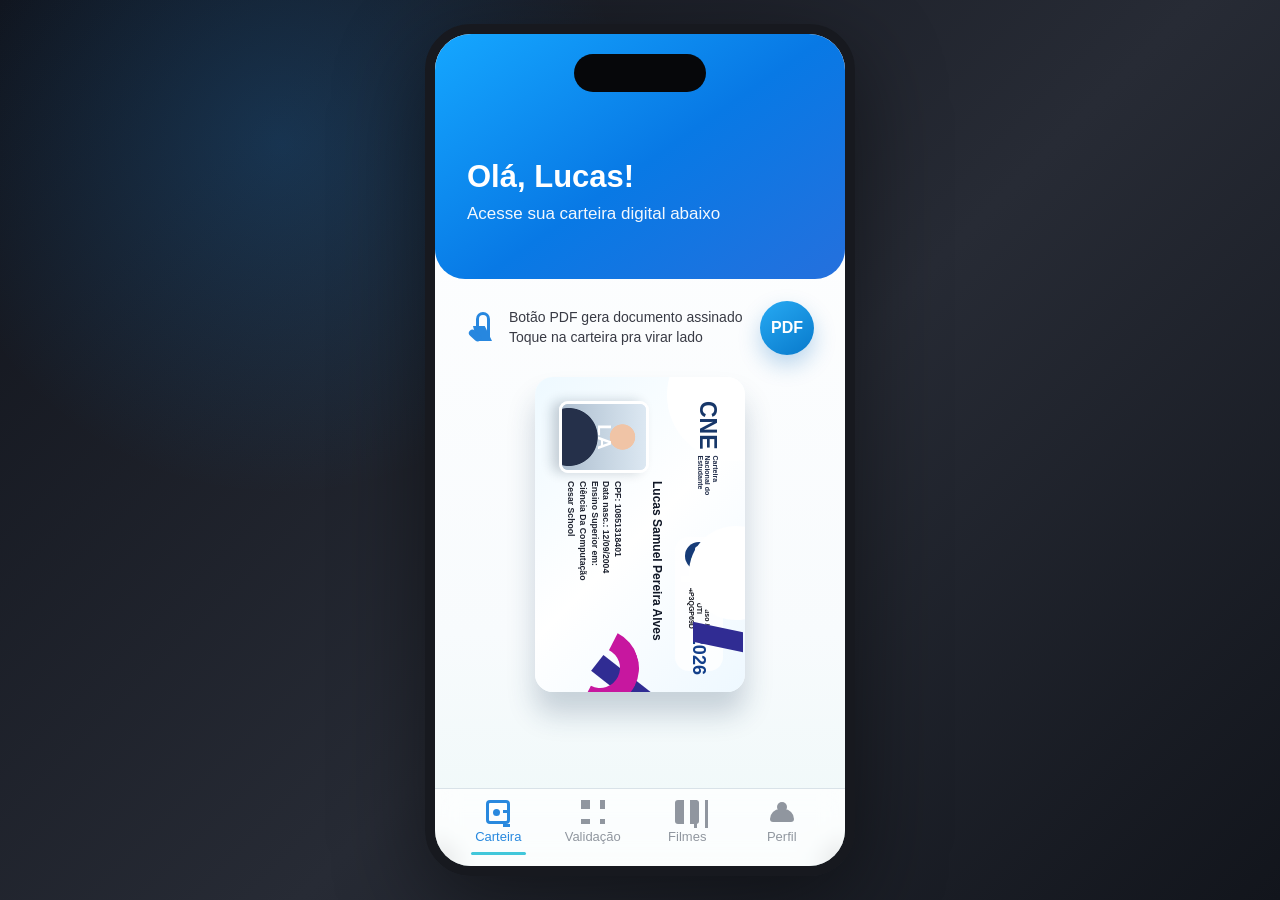
<file: index.html>
<!doctype html>
<html lang="pt-BR">
  <head>
    <meta charset="UTF-8" />
    <meta name="viewport" content="width=device-width, initial-scale=1.0" />
    <title>Carteirinha Digital</title>
    <link rel="stylesheet" href="styles.css" />
  </head>
  <body>
    <main class="phone-shell" aria-label="Aplicativo de carteirinha escolar">
      <div class="status-cutout" aria-hidden="true"></div>

      <section class="hero">
        <p class="greeting">Olá, Lucas!</p>
        <p class="subtitle">Acesse sua carteira digital abaixo</p>
      </section>

      <section class="tips" aria-label="Orientacoes">
        <div class="tap-icon" aria-hidden="true">
          <span></span>
        </div>
        <div>
          <p>Botão PDF gera documento assinado</p>
          <p>Toque na carteira pra virar lado</p>
        </div>
        <div class="quick-actions" aria-label="Acoes da carteirinha">
          <button class="pdf-button" type="button" aria-label="Gerar PDF" title="Gerar PDF">
            <span>PDF</span>
          </button>

        </div>
      </section>

      <section class="wallet-stage tab-panel active-panel" data-panel="carteira" aria-label="Carteirinha digital">
        <button class="student-card" type="button" aria-label="Virar carteirinha">
          <span class="card-face card-front">
            <span class="card-art">
              <span class="brand-block">
                <span class="cne-symbol">CNE</span>
                <span class="brand-text">Carteira<br />Nacional do<br />Estudante</span>
              </span>

              <span class="student-name" data-field="name">Lucas Samuel Pereira Alves</span>

              <span class="student-data">
                <strong>CPF:</strong> <span data-field="cpf">10851318401</span><br />
                <strong>Data nasc.:</strong> <span data-field="birth">12/09/2004</span><br />
                <strong>Ensino Superior em:</strong><br />
                <span data-field="course">Ciência Da Computação</span><br />
                <span data-field="institution">Cesar School</span>
              </span>

              <span class="student-photo" aria-label="Foto do estudante">
                <img data-field="photo" alt="Foto do estudante" />
                <span class="photo-placeholder" data-field="initials">LS</span>
              </span>

              <span class="qr-panel">
                <span class="school-logo" data-field="logo">UFB</span>
                <span class="qr-code" aria-hidden="true"></span>
                <span class="code-label">Cod. uso / UTI<br /><strong data-field="code">4P3QGP69D</strong></span>
                <span class="year" data-field="year">2026</span>
              </span>

              <span class="corner corner-blue-top"></span>
              <span class="corner corner-blue-bottom"></span>
              <span class="corner corner-magenta"></span>
            </span>
          </span>

          <span class="card-face card-back">
            <span class="back-title">Carteira Estudantil</span>
            <span class="back-valid">Válida até <span data-field="validUntil">31/03/2027</span></span>
            <span class="back-qr" aria-hidden="true"></span>
            <span class="back-copy">
              Documento digital de identificação estudantil de <span data-field="backName">Lucas Samuel Pereira Alves</span>.
              A autenticidade pode ser conferida pelo código <strong data-field="backCode">4P3QGP69D</strong>.
            </span>
          </span>
        </button>
      </section>

      <section class="validation-screen tab-panel" data-panel="validacao" aria-label="Validacao da carteirinha" hidden>
        <div class="validation-photo">
          <img data-validation-photo alt="Foto do estudante" />
          <span class="validation-placeholder" data-field="validationInitials">LS</span>
        </div>

        <div class="validation-qr" aria-hidden="true"></div>

        <div class="validation-info">
          <h1 data-field="validationName">Lucas Samuel Pereira Alves</h1>
          <p><strong>CPF:</strong> <span data-field="validationCpf">10851318401</span></p>
          <p><strong>Nascimento:</strong> <span data-field="validationBirth">12/09/2004</span></p>
          <p><strong>Curso:</strong> <span data-field="validationCourse">Ciência Da Computação</span></p>
          <p><strong>Faculdade:</strong> <span data-field="validationInstitution">Cesar School</span></p>
          <p><strong>Código:</strong> <span data-field="validationCode">4P3QGP69D</span></p>
          <p><strong>Validade:</strong> <span data-field="validationValidUntil">31/03/2027</span></p>
        </div>
      </section>

      <section class="profile-screen tab-panel" data-panel="perfil" aria-label="Perfil do estudante" hidden>
        <div class="profile-photo">
          <img data-profile-photo alt="Foto do estudante" />
          <span class="profile-placeholder" data-field="profileInitials">LS</span>
        </div>

        <h1 data-field="profileName">Lucas Samuel Pereira Alves</h1>
        <p data-field="profileInstitution">Cesar School</p>

        <button class="edit-button" type="button" aria-label="Editar dados" title="Editar dados">
          Editar dados da carteirinha
        </button>
      </section>

      <section class="movies-screen tab-panel" data-panel="filmes" aria-label="Filmes" hidden>
        <h1>Filmes</h1>
        <p>Área reservada para futuras funcionalidades da plataforma.</p>
      </section>

      <section class="editor-panel" aria-label="Editar dados da carteirinha" hidden>
        <form class="editor-form">
          <div class="editor-header">
            <h1>Editar dados</h1>
            <button class="close-editor" type="button" aria-label="Fechar editor">×</button>
          </div>

          <label>
            Nome completo
            <input name="name" type="text" value="Lucas Samuel Pereira Alves" required />
          </label>

          <div class="form-grid">
            <label>
              CPF
              <input name="cpf" type="text" value="10851318401" required />
            </label>
            <label>
              Nascimento
              <input name="birth" type="text" value="12/09/2004" required />
            </label>
          </div>

          <label>
            Curso
            <input name="course" type="text" value="Ciência Da Computação" required />
          </label>

          <label>
            Faculdade
            <input name="institution" type="text" value="Cesar School" required />
          </label>

          <div class="form-grid">
            <label>
              Código
              <input name="code" type="text" value="4P3QGP69D" required />
            </label>
            <label>
              Ano
              <input name="year" type="text" value="2026" required />
            </label>
          </div>

          <div class="form-grid">
            <label>
              Validade
              <input name="validUntil" type="text" value="31/03/2027" required />
            </label>
            <label>
              Sigla/logo
              <input name="logo" type="text" value="UFB" maxlength="4" required />
            </label>
          </div>

          <label>
            Foto do estudante
            <input name="photo" type="file" accept="image/*" />
          </label>

          <div class="editor-actions">
            <button class="secondary-button" type="button">Limpar foto</button>
            <button class="save-button" type="submit">Salvar carteirinha</button>
          </div>
        </form>
      </section>

      <nav class="bottom-nav" aria-label="Navegacao principal">
        <button class="active" type="button" data-tab="carteira">
          <span class="nav-icon id-card"></span>
          Carteira
        </button>
        <button type="button" data-tab="validacao">
          <span class="nav-icon grid"></span>
          Validação
        </button>
        <button type="button" data-tab="filmes">
          <span class="nav-icon ticket"></span>
          Filmes
        </button>
        <button type="button" data-tab="perfil">
          <span class="nav-icon user"></span>
          Perfil
        </button>
      </nav>
    </main>

    <script src="script.js"></script>
  </body>
</html>
</file>
<file: styles.css>
:root {
  --blue: #168bed;
  --blue-dark: #125fca;
  --navy: #173769;
  --ink: #202331;
  --muted: #7d828c;
  --line: #dde4ec;
  --soft: #f6f9fc;
  --magenta: #c7179f;
}

* {
  box-sizing: border-box;
}

html,
body {
  min-height: 100%;
}

body {
  margin: 0;
  display: grid;
  place-items: center;
  overflow: hidden;
  background:
    radial-gradient(circle at 22% 16%, rgba(22, 139, 237, 0.22), transparent 28%),
    linear-gradient(135deg, #10131b 0%, #272b35 55%, #12151c 100%);
  color: var(--ink);
  font-family: Inter, "Segoe UI", Arial, sans-serif;
  padding: 24px;
}

.phone-shell {
  position: relative;
  width: min(100%, 430px);
  height: min(860px, calc(100svh - 48px));
  overflow: hidden;
  border: 10px solid #17191f;
  border-radius: 46px;
  background: linear-gradient(180deg, #ffffff 0%, #f8fbfd 72%, #eef8f8 100%);
  box-shadow: 0 26px 90px rgba(0, 0, 0, 0.48);
}

.status-cutout {
  position: absolute;
  z-index: 6;
  top: 20px;
  left: 50%;
  width: 132px;
  height: 38px;
  border-radius: 999px;
  transform: translateX(-50%);
  background: #06070a;
}

.hero {
  min-height: 245px;
  padding: 126px 32px 30px;
  border-bottom-left-radius: 30px;
  border-bottom-right-radius: 30px;
  background: linear-gradient(145deg, #15a7ff 0%, #0879e5 52%, #2570dd 100%);
  color: #fff;
}

.greeting,
.subtitle,
.tips p {
  margin: 0;
}

.greeting {
  font-size: 31px;
  font-weight: 650;
  line-height: 1.1;
}

.subtitle {
  margin-top: 10px;
  font-size: 17px;
  font-weight: 400;
  opacity: 0.95;
}

.tips {
  display: grid;
  grid-template-columns: 34px 1fr 60px;
  gap: 12px;
  align-items: center;
  padding: 22px 28px 8px;
  color: #393b45;
}

.tips p {
  font-size: 14px;
  line-height: 1.42;
}

.tap-icon {
  position: relative;
  width: 30px;
  height: 36px;
}

.tap-icon::before {
  content: "";
  position: absolute;
  left: 13px;
  top: 2px;
  width: 8px;
  height: 23px;
  border: 3px solid #2787df;
  border-bottom: 0;
  border-radius: 12px 12px 0 0;
}

.tap-icon span,
.tap-icon::after {
  position: absolute;
  content: "";
  background: #2787df;
}

.tap-icon span {
  left: 10px;
  bottom: 5px;
  width: 19px;
  height: 15px;
  clip-path: polygon(0 0, 62% 0, 100% 100%, 20% 100%);
}

.tap-icon::after {
  left: 5px;
  top: 22px;
  width: 14px;
  height: 7px;
  transform: rotate(42deg);
  border-radius: 8px;
}

.quick-actions {
  display: grid;
  justify-items: center;
  gap: 8px;
}

.pdf-button,
.edit-button,
.save-button,
.secondary-button,
.close-editor {
  font: inherit;
  cursor: pointer;
}

.pdf-button {
  width: 54px;
  height: 54px;
  border: 0;
  border-radius: 50%;
  background: linear-gradient(145deg, #27aaf3, #0879cb);
  color: #fff;
  font-weight: 800;
  letter-spacing: 0;
  box-shadow: 0 10px 22px rgba(17, 111, 192, 0.28);
}

.edit-button {
  min-width: 70px;
  min-height: 34px;
  border: 0;
  border-radius: 999px;
  background: #183d71;
  color: #fff;
  font-size: 13px;
  font-weight: 800;
  box-shadow: 0 7px 14px rgba(16, 43, 78, 0.22);
}

.wallet-stage {
  height: 318px;
  display: grid;
  place-items: center;
  padding: 14px 22px 0;
  perspective: 1200px;
}

.tab-panel {
  animation: panel-in 180ms ease;
}

.tab-panel[hidden] {
  display: none;
}

@keyframes panel-in {
  from {
    opacity: 0;
    transform: translateY(8px);
  }

  to {
    opacity: 1;
    transform: translateY(0);
  }
}

.student-card {
  position: relative;
  width: min(100%, 210px);
  height: 315px;
  border: 0;
  padding: 0;
  background: transparent;
  cursor: pointer;
  transform-style: preserve-3d;
  transition: transform 520ms ease;
}

.student-card.flipped {
  transform: rotateY(180deg);
}

.card-face {
  position: absolute;
  inset: 0;
  overflow: hidden;
  display: block;
  border-radius: 18px;
  background: linear-gradient(135deg, #eef9ff 0%, #ffffff 50%, #eef8ff 100%);
  box-shadow: 0 22px 28px rgba(30, 63, 96, 0.22);
  backface-visibility: hidden;
}

.card-front::before,
.card-front::after {
  content: "";
  position: absolute;
  border-radius: 50%;
  background: #fff;
}

.card-front::before {
  right: -54px;
  top: -48px;
  width: 132px;
  height: 132px;
}

.card-front::after {
  right: -38px;
  bottom: 72px;
  width: 94px;
  height: 94px;
}

.card-art {
  position: absolute;
  left: 50%;
  top: 50%;
  width: 300px;
  height: 190px;
  display: block;
  transform: translate(-50%, -50%) rotate(90deg);
  transform-origin: center;
}

.brand-block {
  position: absolute;
  left: 16px;
  top: 14px;
  bottom: auto;
  display: flex;
  align-items: center;
  gap: 6px;
}

.cne-symbol {
  color: var(--navy);
  font-size: 23px;
  font-weight: 900;
  letter-spacing: 0;
}

.brand-text {
  color: #1f2b48;
  font-size: 7px;
  font-weight: 800;
  line-height: 1.05;
  text-align: left;
}

.student-name {
  position: absolute;
  left: 96px;
  top: 72px;
  width: 176px;
  color: #101726;
  font-size: 12px;
  font-weight: 800;
  line-height: 1.08;
  text-align: left;
  overflow-wrap: break-word;
}

.student-data {
  position: absolute;
  left: 96px;
  top: 112px;
  width: 176px;
  color: #1f2431;
  font-size: 8.7px;
  font-weight: 600;
  line-height: 1.35;
  text-align: left;
  overflow-wrap: break-word;
}

.student-photo {
  position: absolute;
  left: 16px;
  bottom: 14px;
  width: 72px;
  height: 90px;
  overflow: hidden;
  border: 3px solid #fff;
  border-radius: 9px;
  background: linear-gradient(180deg, #dbe8f3 0%, #b8c9d9 100%);
  box-shadow: 0 7px 12px rgba(16, 34, 54, 0.2);
}

.student-photo img {
  position: absolute;
  inset: 0;
  width: 100%;
  height: 100%;
  display: none;
  object-fit: cover;
}

.student-photo.has-photo img {
  display: block;
}

.photo-placeholder {
  position: absolute;
  inset: 0;
  display: grid;
  place-items: center;
  background:
    radial-gradient(circle at 50% 28%, #f0c4a6 0 18%, transparent 19%),
    radial-gradient(circle at 50% 92%, #25304a 0 34%, transparent 35%),
    linear-gradient(180deg, #dce8f2 0%, #aebfd0 100%);
  color: #fff;
  font-size: 19px;
  font-weight: 850;
}

.student-photo.has-photo .photo-placeholder {
  display: none;
}

.qr-panel {
  position: absolute;
  right: 14px;
  top: 12px;
  width: 134px;
  height: 48px;
  display: flex;
  flex-wrap: nowrap;
  align-items: center;
  justify-content: flex-start;
  gap: 6px;
  padding: 5px;
  background: rgba(255, 255, 255, 0.82);
  border-radius: 14px;
}

.school-logo {
  width: 28px;
  height: 28px;
  display: grid;
  place-items: center;
  flex: 0 0 auto;
  border-radius: 50%;
  background:
    radial-gradient(circle at 65% 62%, #37a655 0 18%, transparent 19%),
    radial-gradient(circle at 78% 45%, #f3d13b 0 15%, transparent 16%),
    #163b77;
  color: #fff;
  font-weight: 900;
  font-size: 10px;
}

.qr-code,
.back-qr {
  background:
    linear-gradient(90deg, #111 12px, transparent 12px 18px, #111 18px 24px, transparent 24px 30px, #111 30px 36px, transparent 36px),
    linear-gradient(#111 10px, transparent 10px 18px, #111 18px 24px, transparent 24px 32px, #111 32px 38px, transparent 38px),
    repeating-linear-gradient(90deg, #111 0 4px, #fff 4px 8px),
    repeating-linear-gradient(0deg, #111 0 4px, #fff 4px 8px);
  background-blend-mode: normal, normal, difference, normal;
  border: 7px solid #fff;
}

.qr-code {
  width: 36px;
  height: 36px;
  border-width: 3px;
}

.code-label {
  color: #161820;
  width: auto;
  font-size: 7px;
  font-weight: 700;
  line-height: 1.15;
  writing-mode: initial;
}

.year {
  margin-left: auto;
  color: #133f8a;
  font-size: 18px;
  font-weight: 900;
  line-height: 1;
  writing-mode: initial;
}

.corner {
  position: absolute;
  display: block;
}

.corner-blue-top {
  right: 38px;
  top: -8px;
  width: 20px;
  height: 50px;
  background: #302c93;
  transform: skewX(-12deg);
}

.corner-blue-bottom {
  right: -12px;
  top: 68px;
  width: 20px;
  height: 78px;
  background: #302c93;
  transform: rotate(38deg);
}

.corner-magenta {
  right: -22px;
  bottom: 16px;
  width: 78px;
  height: 78px;
  border: 19px solid var(--magenta);
  border-left-color: transparent;
  border-bottom-color: transparent;
  border-radius: 50%;
  transform: rotate(-18deg);
}

.card-back {
  display: grid;
  align-content: center;
  justify-items: center;
  gap: 12px;
  padding: 24px;
  color: #172134;
  transform: rotateY(180deg);
  background: linear-gradient(135deg, #ffffff, #eef7ff);
}

.back-title {
  color: var(--navy);
  font-size: 22px;
  font-weight: 850;
}

.back-valid {
  color: var(--blue-dark);
  font-size: 15px;
  font-weight: 750;
}

.back-qr {
  width: 104px;
  height: 104px;
}

.back-copy {
  max-width: 170px;
  color: #4c5564;
  font-size: 12px;
  line-height: 1.35;
}

.editor-panel {
  position: absolute;
  inset: 0;
  z-index: 10;
  display: grid;
  align-items: end;
  padding: 22px;
  background: rgba(10, 18, 31, 0.44);
  backdrop-filter: blur(8px);
}

.editor-panel[hidden] {
  display: none;
}

.editor-form {
  max-height: calc(100svh - 70px);
  overflow: auto;
  display: grid;
  gap: 14px;
  padding: 22px;
  border-radius: 22px;
  background: #fff;
  box-shadow: 0 20px 60px rgba(0, 0, 0, 0.28);
}

.editor-header {
  display: flex;
  align-items: center;
  justify-content: space-between;
  gap: 16px;
}

.editor-header h1 {
  margin: 0;
  color: #15223a;
  font-size: 22px;
  line-height: 1.1;
}

.close-editor {
  width: 36px;
  height: 36px;
  border: 0;
  border-radius: 50%;
  background: #edf3f8;
  color: #1f2b3d;
  font-size: 25px;
  line-height: 1;
}

.editor-form label {
  display: grid;
  gap: 7px;
  color: #3c4656;
  font-size: 13px;
  font-weight: 800;
}

.editor-form input {
  width: 100%;
  min-height: 44px;
  border: 1px solid #d7e0ea;
  border-radius: 10px;
  background: #f8fbfd;
  color: #15223a;
  font: inherit;
  font-size: 15px;
  padding: 10px 12px;
}

.editor-form input:focus {
  outline: 3px solid rgba(22, 139, 237, 0.2);
  border-color: #168bed;
}

.form-grid {
  display: grid;
  grid-template-columns: 1fr 1fr;
  gap: 12px;
}

.editor-actions {
  display: grid;
  grid-template-columns: 1fr 1.35fr;
  gap: 12px;
  padding-top: 4px;
}

.save-button,
.secondary-button {
  min-height: 46px;
  border-radius: 12px;
  font-weight: 850;
}

.save-button {
  border: 0;
  background: #168bed;
  color: #fff;
}

.secondary-button {
  border: 1px solid #d7e0ea;
  background: #fff;
  color: #26364b;
}

.validation-screen,
.profile-screen,
.movies-screen {
  height: 318px;
  overflow: auto;
  padding: 12px 28px 0;
}

.validation-screen {
  display: grid;
  grid-template-columns: 104px 1fr;
  gap: 16px;
  align-items: start;
}

.validation-photo,
.profile-photo {
  position: relative;
  overflow: hidden;
  border: 4px solid #fff;
  background: linear-gradient(180deg, #dbe8f3 0%, #b8c9d9 100%);
  box-shadow: 0 10px 22px rgba(31, 63, 93, 0.18);
}

.validation-photo {
  width: 104px;
  height: 132px;
  border-radius: 14px;
}

.validation-photo img,
.profile-photo img {
  position: absolute;
  inset: 0;
  display: none;
  width: 100%;
  height: 100%;
  object-fit: cover;
}

.validation-photo.has-photo img,
.profile-photo.has-photo img {
  display: block;
}

.validation-placeholder,
.profile-placeholder {
  position: absolute;
  inset: 0;
  display: grid;
  place-items: center;
  background:
    radial-gradient(circle at 50% 28%, #f0c4a6 0 18%, transparent 19%),
    radial-gradient(circle at 50% 92%, #25304a 0 34%, transparent 35%),
    linear-gradient(180deg, #dce8f2 0%, #aebfd0 100%);
  color: #fff;
  font-weight: 850;
}

.validation-photo.has-photo .validation-placeholder,
.profile-photo.has-photo .profile-placeholder {
  display: none;
}

.validation-placeholder {
  font-size: 26px;
}

.validation-qr {
  justify-self: center;
  width: 132px;
  height: 132px;
  border: 9px solid #fff;
  border-radius: 12px;
  background:
    linear-gradient(90deg, #111 14px, transparent 14px 22px, #111 22px 30px, transparent 30px 38px, #111 38px 52px, transparent 52px),
    linear-gradient(#111 14px, transparent 14px 22px, #111 22px 34px, transparent 34px 42px, #111 42px 56px, transparent 56px),
    repeating-linear-gradient(90deg, #111 0 5px, #fff 5px 10px),
    repeating-linear-gradient(0deg, #111 0 5px, #fff 5px 10px);
  background-blend-mode: normal, normal, difference, normal;
  box-shadow: 0 10px 22px rgba(31, 63, 93, 0.16);
}

.validation-info {
  grid-column: 1 / -1;
  display: grid;
  gap: 7px;
  padding: 16px;
  border: 1px solid rgba(215, 224, 234, 0.8);
  border-radius: 16px;
  background: rgba(255, 255, 255, 0.72);
}

.validation-info h1,
.profile-screen h1,
.movies-screen h1 {
  margin: 0;
  color: #15223a;
  font-size: 20px;
  line-height: 1.15;
}

.validation-info p,
.profile-screen p,
.movies-screen p {
  margin: 0;
  color: #4a5361;
  font-size: 14px;
  line-height: 1.35;
}

.profile-screen {
  display: grid;
  justify-items: center;
  align-content: start;
  gap: 12px;
  text-align: center;
}

.profile-photo {
  width: 118px;
  height: 118px;
  border-radius: 50%;
}

.profile-placeholder {
  font-size: 30px;
}

.profile-screen .edit-button {
  width: min(100%, 260px);
  min-height: 48px;
  margin-top: 10px;
  border-radius: 14px;
  font-size: 15px;
}

.movies-screen {
  display: grid;
  align-content: start;
  gap: 10px;
}

.bottom-nav {
  position: absolute;
  left: 0;
  right: 0;
  bottom: 0;
  height: 78px;
  display: grid;
  grid-template-columns: repeat(4, 1fr);
  align-items: start;
  padding: 10px 16px 0;
  border-top: 1px solid rgba(204, 215, 224, 0.72);
  background: rgba(255, 255, 255, 0.74);
  backdrop-filter: blur(12px);
}

.bottom-nav button {
  position: relative;
  display: grid;
  justify-items: center;
  gap: 5px;
  border: 0;
  background: transparent;
  color: #90969f;
  font: inherit;
  font-size: 13px;
  font-weight: 500;
  cursor: pointer;
}

.bottom-nav button.active {
  color: #2888de;
}

.bottom-nav button.active::after {
  content: "";
  position: absolute;
  left: 21%;
  right: 21%;
  bottom: -10px;
  height: 3px;
  border-radius: 999px;
  background: #41c7da;
}

.nav-icon {
  position: relative;
  width: 24px;
  height: 24px;
  color: currentColor;
}

.id-card {
  border: 3px solid currentColor;
  border-radius: 4px;
}

.id-card::before {
  content: "";
  position: absolute;
  left: 4px;
  top: 6px;
  width: 7px;
  height: 7px;
  border-radius: 50%;
  background: currentColor;
}

.id-card::after {
  content: "";
  position: absolute;
  left: 14px;
  top: 7px;
  width: 7px;
  height: 11px;
  border-top: 3px solid currentColor;
  border-bottom: 3px solid currentColor;
}

.grid {
  background:
    linear-gradient(currentColor 0 0) 0 0 / 9px 9px,
    linear-gradient(currentColor 0 0) 19px 0 / 9px 9px,
    linear-gradient(currentColor 0 0) 0 19px / 9px 9px,
    linear-gradient(currentColor 0 0) 19px 19px / 9px 9px;
  background-repeat: no-repeat;
}

.ticket {
  border-left: 9px solid currentColor;
  border-right: 9px solid currentColor;
  border-radius: 3px;
}

.ticket::before,
.ticket::after {
  content: "";
  position: absolute;
  left: 10px;
  width: 8px;
  height: 28px;
  border-left: 3px solid currentColor;
  border-right: 3px solid currentColor;
}

.user::before,
.user::after {
  content: "";
  position: absolute;
  left: 50%;
  transform: translateX(-50%);
  background: currentColor;
}

.user::before {
  top: 2px;
  width: 10px;
  height: 10px;
  border-radius: 50%;
}

.user::after {
  bottom: 2px;
  width: 24px;
  height: 13px;
  border-radius: 13px 13px 4px 4px;
}

@media (max-width: 520px) {
  body {
    padding: 0;
    background: #10131b;
  }

  .phone-shell {
    width: 100vw;
    height: 100svh;
    min-height: 0;
    border: 0;
    border-radius: 0;
  }

  .tips {
    padding-inline: 22px;
  }

  .wallet-stage,
  .validation-screen,
  .profile-screen,
  .movies-screen {
    height: 318px;
  }

  .form-grid,
  .editor-actions {
    grid-template-columns: 1fr;
  }
}

@media print {
  body {
    display: block;
    padding: 0;
    background: #fff;
  }

  .phone-shell {
    width: 100%;
    min-height: auto;
    border: 0;
    border-radius: 0;
    box-shadow: none;
  }

  .hero,
  .tips,
  .bottom-nav,
  .status-cutout,
  .editor-panel {
    display: none;
  }

  .wallet-stage {
    height: 100vh;
  }
}
</file>
